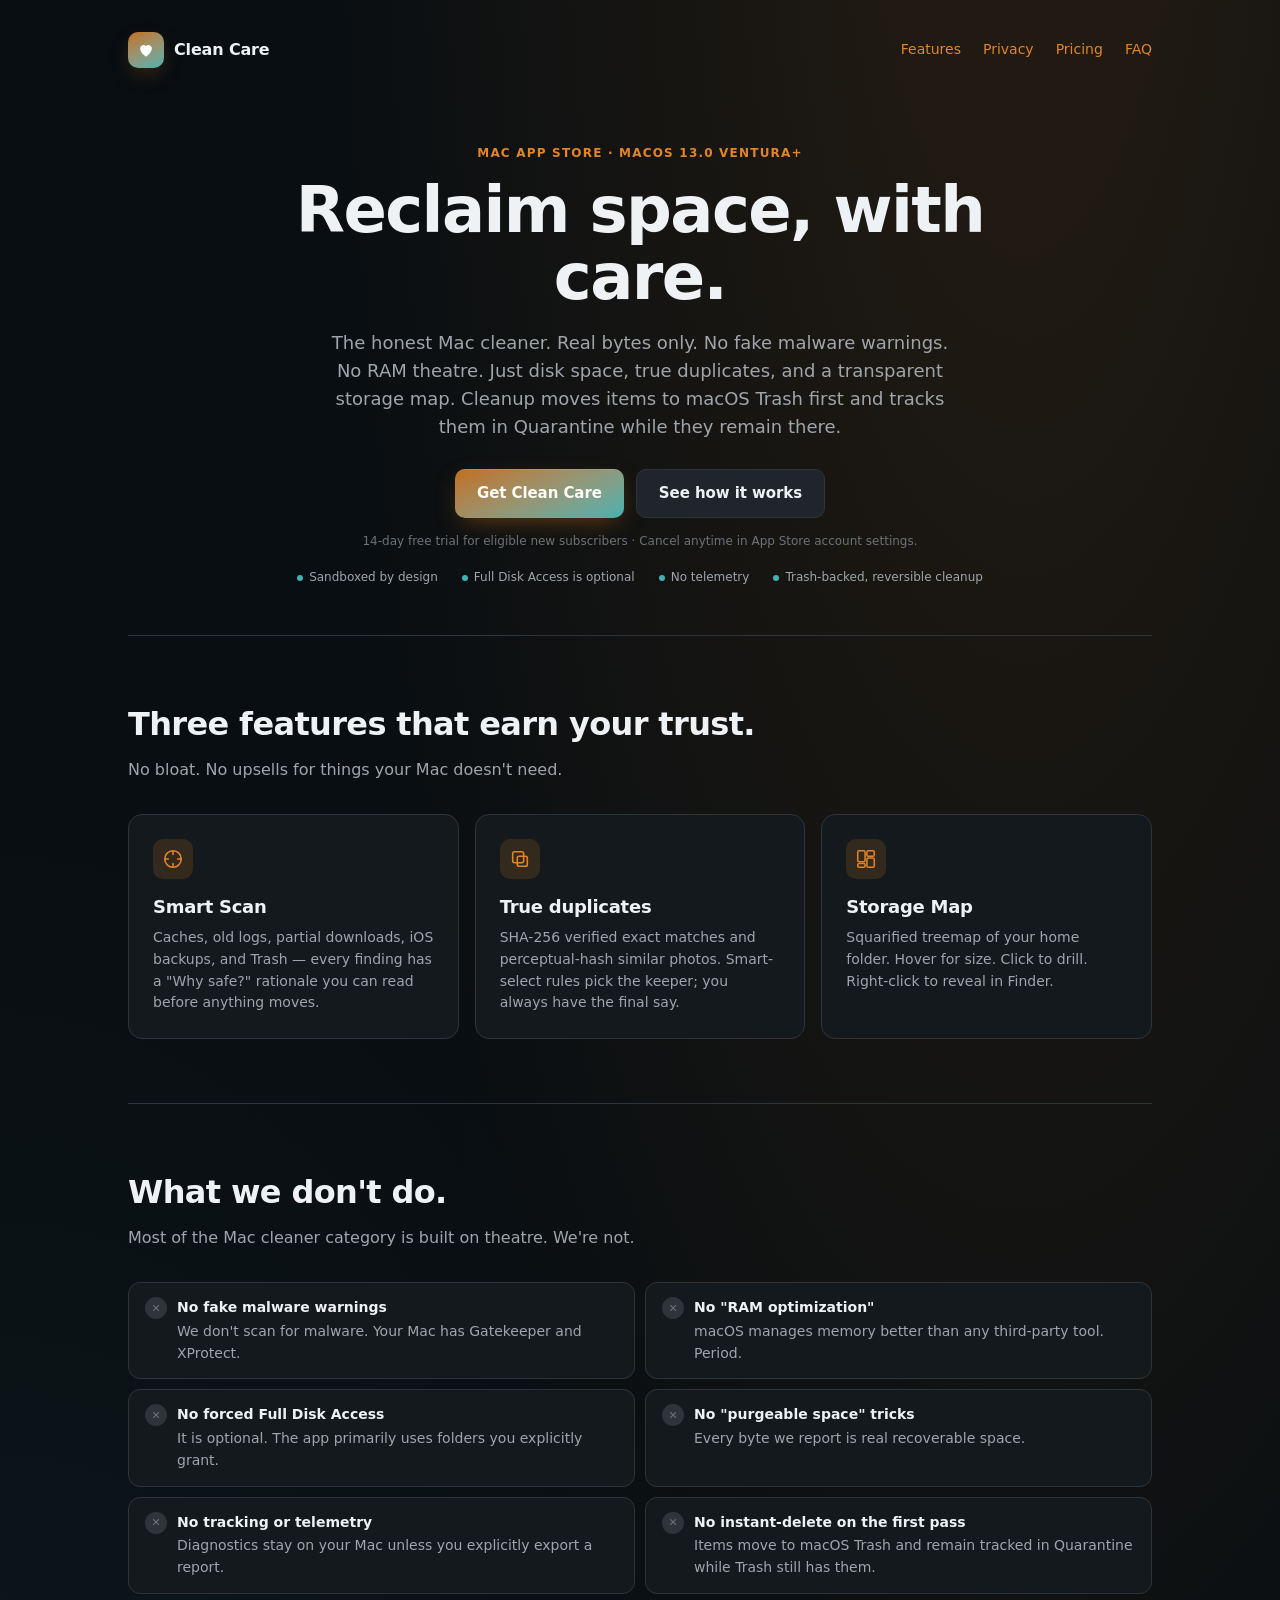
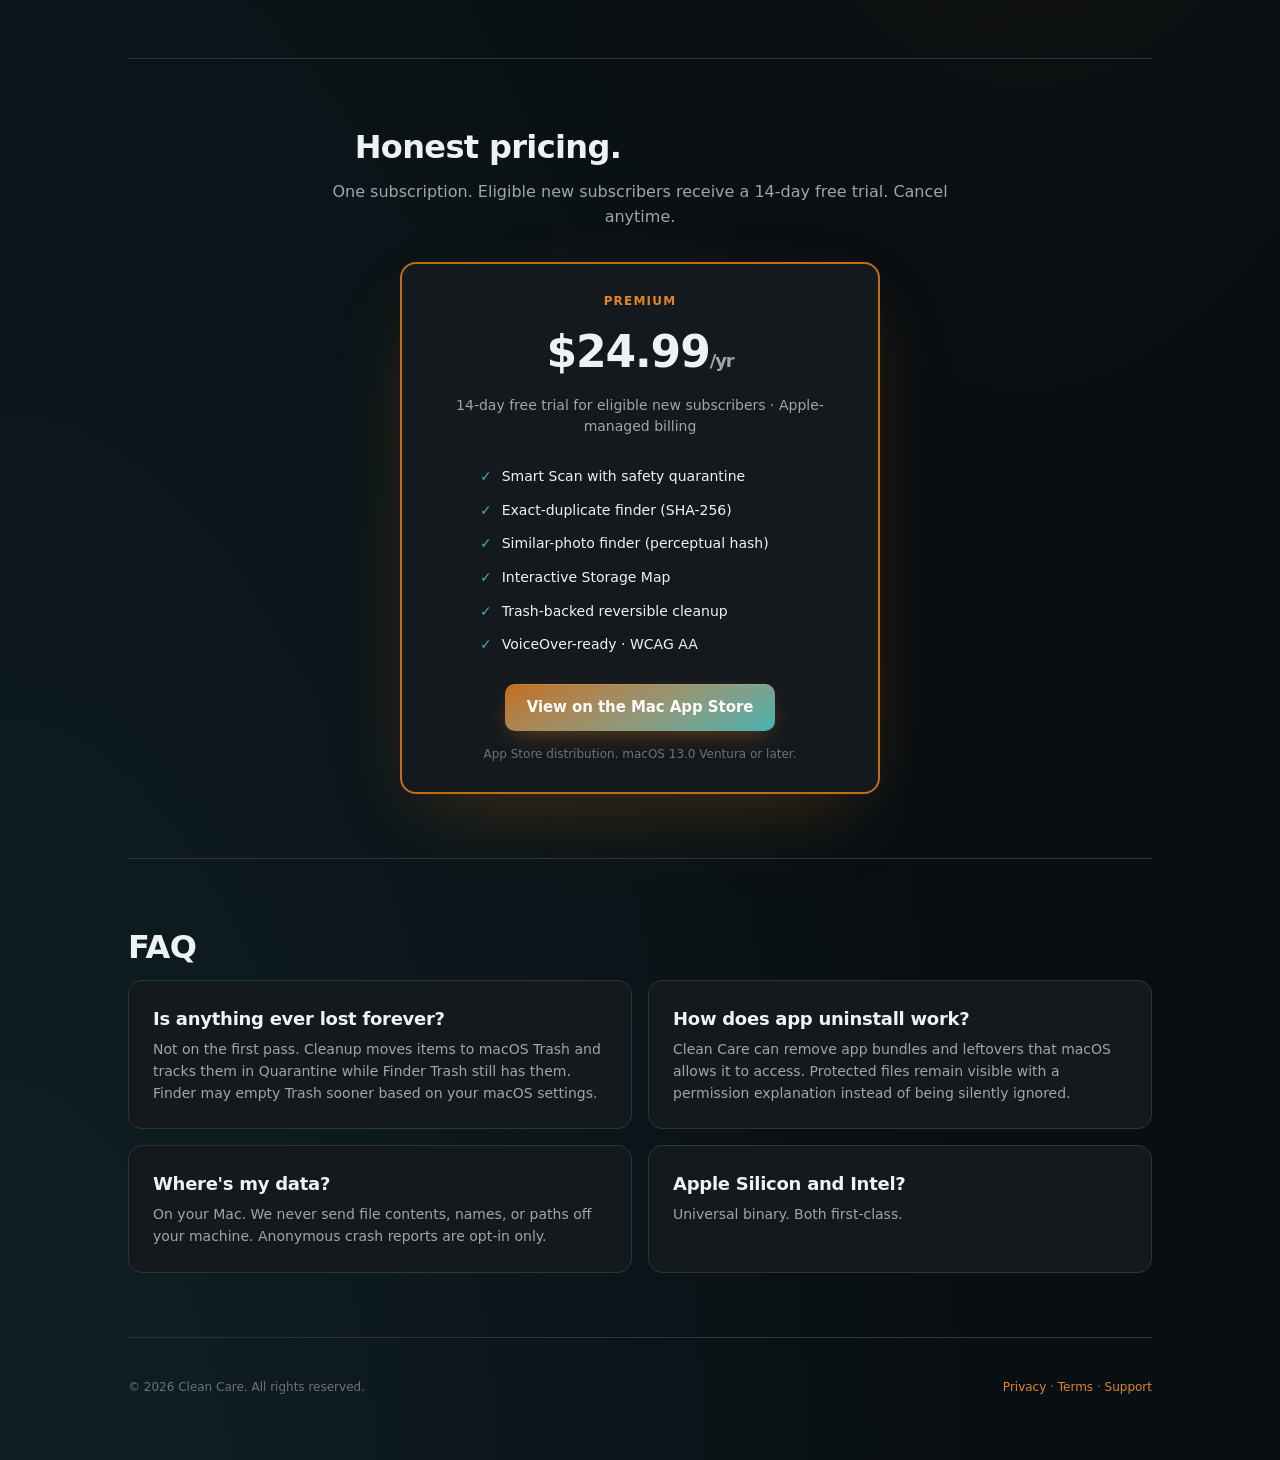
<file: index.html>
<!DOCTYPE html>
<html lang="en">
<head>
<meta charset="UTF-8" />
<meta name="viewport" content="width=device-width, initial-scale=1" />
<title>Clean Care — Reclaim space, with care.</title>
<meta name="description" content="A safety-first Mac cleaner. No FUD. No fake malware. Just real disk space, real duplicates, and a transparent storage map. macOS 13.0+." />
<style>
  :root {
    --accent:    oklch(0.62 0.14 60);
    --accent-hi: oklch(0.70 0.15 60);
    --teal:      oklch(0.70 0.10 195);
    --bg:        oklch(0.16 0.012 250);
    --bg-2:      oklch(0.21 0.012 250);
    --bg-3:      oklch(0.26 0.013 250);
    --text:      oklch(0.96 0.005 250);
    --muted:     oklch(0.72 0.010 250);
    --subtle:    oklch(0.55 0.010 250);
    --border:    oklch(0.32 0.014 250);
    --font: -apple-system, BlinkMacSystemFont, "SF Pro Display", "SF Pro Text", "Helvetica Neue", system-ui, sans-serif;
  }
  *,*::before,*::after { box-sizing: border-box; }
  html, body { margin: 0; padding: 0; }
  body {
    font-family: var(--font);
    color: var(--text);
    background:
      radial-gradient(ellipse at 80% -10%, oklch(0.62 0.14 60 / .15), transparent 50%),
      radial-gradient(ellipse at 0% 110%, oklch(0.70 0.10 195 / .12), transparent 55%),
      var(--bg);
    line-height: 1.55;
    -webkit-font-smoothing: antialiased;
    -moz-osx-font-smoothing: grayscale;
  }
  a { color: var(--accent-hi); text-decoration: none; }
  a:hover { text-decoration: underline; }

  .wrap { max-width: 1080px; margin: 0 auto; padding: 32px 28px; }

  /* Nav */
  nav.top {
    display: flex; align-items: center; gap: 14px;
    padding-bottom: 12px;
  }
  nav.top .brand {
    display: flex; align-items: center; gap: 10px;
    font-weight: 700; letter-spacing: -.01em;
  }
  nav.top .brand .icon {
    width: 36px; height: 36px;
    border-radius: 10px;
    background: linear-gradient(155deg, var(--accent), var(--teal));
    display: grid; place-items: center;
    box-shadow: 0 8px 22px -8px oklch(0.62 0.14 60 / .55);
  }
  nav.top .links { margin-left: auto; display: flex; gap: 22px; font-size: 14px; color: var(--muted); }

  /* Hero */
  .hero {
    padding: 64px 0 48px;
    text-align: center;
  }
  .eyebrow {
    font-size: 12px; font-weight: 700; letter-spacing: 0.10em;
    color: var(--accent-hi); text-transform: uppercase;
  }
  .hero h1 {
    font-size: clamp(40px, 6vw, 64px);
    line-height: 1.05; letter-spacing: -.025em;
    margin: 14px auto 18px;
    max-width: 780px;
    font-weight: 800;
  }
  .hero p.lede {
    font-size: 18px; color: var(--muted);
    max-width: 640px; margin: 0 auto 28px;
  }
  .cta-row { display: flex; justify-content: center; gap: 12px; flex-wrap: wrap; }
  .btn {
    display: inline-flex; align-items: center; gap: 8px;
    padding: 12px 22px;
    border-radius: 10px;
    font-size: 15px; font-weight: 600; letter-spacing: -.005em;
    border: none; cursor: pointer;
    transition: transform .08s, filter .12s;
  }
  .btn:hover { filter: brightness(1.05); }
  .btn:active { transform: translateY(.5px); }
  .btn.primary {
    background: linear-gradient(155deg, var(--accent), var(--teal));
    color: oklch(0.99 0.005 60);
    box-shadow: inset 0 .5px 0 rgba(255,255,255,.25), 0 8px 24px -8px oklch(0.62 0.14 60 / .55);
  }
  .btn.secondary {
    background: var(--bg-3); color: var(--text);
    border: 1px solid var(--border);
  }
  .meta { font-size: 12px; color: var(--subtle); margin-top: 14px; }

  /* Trust bar */
  .trust {
    display: flex; justify-content: center; flex-wrap: wrap; gap: 24px;
    padding: 18px 0 0;
    font-size: 12px; color: var(--muted);
  }
  .trust span { display: inline-flex; align-items: center; gap: 6px; }
  .trust .dot {
    width: 6px; height: 6px; border-radius: 50%;
    background: var(--teal);
  }

  /* Sections */
  section.block {
    padding: 64px 0;
    border-top: 1px solid var(--border);
  }
  .h2 {
    font-size: 32px; letter-spacing: -.02em; font-weight: 800;
    margin: 0 0 8px; max-width: 720px;
  }
  .sub {
    font-size: 16px; color: var(--muted); margin: 0 0 32px; max-width: 640px;
  }

  /* Feature grid */
  .grid-3 {
    display: grid;
    grid-template-columns: repeat(3, minmax(0, 1fr));
    gap: 16px;
  }
  @media (max-width: 720px) { .grid-3 { grid-template-columns: 1fr; } }
  .card {
    background: var(--bg-2);
    border: 1px solid var(--border);
    border-radius: 14px;
    padding: 24px;
  }
  .card .icon-pill {
    width: 40px; height: 40px;
    border-radius: 10px;
    background: oklch(0.62 0.14 60 / .18);
    display: grid; place-items: center;
    color: var(--accent-hi);
    margin-bottom: 14px;
    font-size: 20px;
  }
  .card h3 { margin: 0 0 6px; font-size: 18px; letter-spacing: -.015em; }
  .card p  { margin: 0; color: var(--muted); font-size: 14px; }

  /* What we don't do */
  .not-list {
    display: grid; gap: 10px;
    grid-template-columns: repeat(2, 1fr);
  }
  @media (max-width: 720px) { .not-list { grid-template-columns: 1fr; } }
  .not-row {
    display: flex; align-items: flex-start; gap: 10px;
    padding: 14px 16px;
    background: var(--bg-2);
    border: 1px solid var(--border);
    border-radius: 12px;
    font-size: 14px; color: var(--muted);
  }
  .not-row .x {
    flex-shrink: 0;
    width: 22px; height: 22px; border-radius: 50%;
    background: oklch(0.32 0.014 250);
    color: var(--subtle);
    display: grid; place-items: center;
    font-size: 11px; font-weight: bold;
  }
  .not-row strong { color: var(--text); display: block; margin-bottom: 2px; }

  /* Pricing */
  .price-card {
    max-width: 480px; margin: 0 auto;
    background: var(--bg-2);
    border: 2px solid var(--accent);
    border-radius: 16px;
    padding: 28px;
    text-align: center;
    box-shadow: 0 30px 80px -30px oklch(0.62 0.14 60 / .35);
  }
  .price-card .price {
    font-size: 44px; font-weight: 800; letter-spacing: -.025em;
    margin: 8px 0;
  }
  .price-card .per { color: var(--muted); font-size: 14px; }
  .price-card ul {
    text-align: left; padding: 0 0 0 0;
    margin: 22px auto 22px;
    list-style: none;
    max-width: 320px;
  }
  .price-card li {
    padding: 6px 0; color: var(--text); font-size: 14px;
    display: flex; gap: 10px; align-items: flex-start;
  }
  .price-card li::before {
    content: "✓"; color: var(--teal); font-weight: 700; flex-shrink: 0;
  }

  /* Footer */
  footer {
    padding: 40px 0 32px;
    border-top: 1px solid var(--border);
    color: var(--subtle); font-size: 12px;
  }
  footer .row {
    display: flex; justify-content: space-between; flex-wrap: wrap; gap: 14px;
  }
</style>
</head>
<body>

<div class="wrap">
  <nav class="top">
    <div class="brand">
      <div class="icon">
        <svg width="20" height="20" viewBox="0 0 24 24" fill="white" aria-hidden="true">
          <path d="M12 20s-7-4.5-7-10a4 4 0 0 1 7-2.6A4 4 0 0 1 19 10c0 5.5-7 10-7 10z"/>
        </svg>
      </div>
      Clean Care
    </div>
    <div class="links">
      <a href="#features">Features</a>
      <a href="#privacy">Privacy</a>
      <a href="#pricing">Pricing</a>
      <a href="#faq">FAQ</a>
    </div>
  </nav>

  <header class="hero">
    <div class="eyebrow">Mac App Store · macOS 13.0 Ventura+</div>
    <h1>Reclaim space, with care.</h1>
    <p class="lede">
      The honest Mac cleaner. Real bytes only. No fake malware warnings.
      No RAM theatre. Just disk space, true duplicates, and a transparent
      storage map. Cleanup moves items to macOS Trash first and tracks them
      in Quarantine while they remain there.
    </p>
    <div class="cta-row">
      <a class="btn primary" href="#pricing">
        Get Clean Care
      </a>
      <a class="btn secondary" href="#features">See how it works</a>
    </div>
    <div class="meta">14-day free trial for eligible new subscribers · Cancel anytime in App Store account settings.</div>

    <div class="trust">
      <span><span class="dot"></span>Sandboxed by design</span>
      <span><span class="dot"></span>Full Disk Access is optional</span>
      <span><span class="dot"></span>No telemetry</span>
      <span><span class="dot"></span>Trash-backed, reversible cleanup</span>
    </div>
  </header>

  <section id="features" class="block">
    <h2 class="h2">Three features that earn your trust.</h2>
    <p class="sub">No bloat. No upsells for things your Mac doesn't need.</p>
    <div class="grid-3">
      <div class="card">
        <div class="icon-pill" aria-hidden="true">
          <svg width="22" height="22" viewBox="0 0 24 24" fill="none" stroke="currentColor" stroke-width="1.7" stroke-linecap="round" stroke-linejoin="round"><circle cx="12" cy="12" r="9"/><path d="M3 12h4M17 12h4M12 3v4M12 17v4"/></svg>
        </div>
        <h3>Smart Scan</h3>
        <p>Caches, old logs, partial downloads, iOS backups, and Trash — every finding has a "Why safe?" rationale you can read before anything moves.</p>
      </div>
      <div class="card">
        <div class="icon-pill" aria-hidden="true">
          <svg width="22" height="22" viewBox="0 0 24 24" fill="none" stroke="currentColor" stroke-width="1.7" stroke-linecap="round" stroke-linejoin="round"><rect x="4" y="4" width="12" height="12" rx="2"/><rect x="9" y="9" width="11" height="11" rx="2"/></svg>
        </div>
        <h3>True duplicates</h3>
        <p>SHA-256 verified exact matches and perceptual-hash similar photos. Smart-select rules pick the keeper; you always have the final say.</p>
      </div>
      <div class="card">
        <div class="icon-pill" aria-hidden="true">
          <svg width="22" height="22" viewBox="0 0 24 24" fill="none" stroke="currentColor" stroke-width="1.7" stroke-linecap="round" stroke-linejoin="round"><rect x="3" y="3" width="8" height="12" rx="1.5"/><rect x="13" y="3" width="8" height="6" rx="1.5"/><rect x="13" y="11" width="8" height="10" rx="1.5"/><rect x="3" y="17" width="8" height="4" rx="1.5"/></svg>
        </div>
        <h3>Storage Map</h3>
        <p>Squarified treemap of your home folder. Hover for size. Click to drill. Right-click to reveal in Finder.</p>
      </div>
    </div>
  </section>

  <section id="privacy" class="block">
    <h2 class="h2">What we don't do.</h2>
    <p class="sub">Most of the Mac cleaner category is built on theatre. We're not.</p>
    <div class="not-list">
      <div class="not-row">
        <div class="x">✕</div>
        <div><strong>No fake malware warnings</strong>We don't scan for malware. Your Mac has Gatekeeper and XProtect.</div>
      </div>
      <div class="not-row">
        <div class="x">✕</div>
        <div><strong>No "RAM optimization"</strong>macOS manages memory better than any third-party tool. Period.</div>
      </div>
      <div class="not-row">
        <div class="x">✕</div>
        <div><strong>No forced Full Disk Access</strong>It is optional. The app primarily uses folders you explicitly grant.</div>
      </div>
      <div class="not-row">
        <div class="x">✕</div>
        <div><strong>No "purgeable space" tricks</strong>Every byte we report is real recoverable space.</div>
      </div>
      <div class="not-row">
        <div class="x">✕</div>
        <div><strong>No tracking or telemetry</strong>Diagnostics stay on your Mac unless you explicitly export a report.</div>
      </div>
      <div class="not-row">
        <div class="x">✕</div>
        <div><strong>No instant-delete on the first pass</strong>Items move to macOS Trash and remain tracked in Quarantine while Trash still has them.</div>
      </div>
    </div>
  </section>

  <section id="pricing" class="block">
    <h2 class="h2" style="text-align:center;">Honest pricing.</h2>
    <p class="sub" style="text-align:center; margin-left:auto; margin-right:auto;">One subscription. Eligible new subscribers receive a 14-day free trial. Cancel anytime.</p>
    <div class="price-card">
      <div class="eyebrow">Premium</div>
      <div class="price">$24.99<span style="font-size:18px;color:var(--muted);font-weight:600;">/yr</span></div>
      <div class="per">14-day free trial for eligible new subscribers · Apple-managed billing</div>
      <ul>
        <li>Smart Scan with safety quarantine</li>
        <li>Exact-duplicate finder (SHA-256)</li>
        <li>Similar-photo finder (perceptual hash)</li>
        <li>Interactive Storage Map</li>
        <li>Trash-backed reversible cleanup</li>
        <li>VoiceOver-ready · WCAG AA</li>
      </ul>
      <a class="btn primary" href="https://apps.apple.com/app/id6764470981" style="display:inline-flex;">View on the Mac App Store</a>
      <div class="meta" style="margin-top:14px;">App Store distribution. macOS 13.0 Ventura or later.</div>
    </div>
  </section>

  <section id="faq" class="block">
    <h2 class="h2">FAQ</h2>
    <div class="grid-3" style="grid-template-columns: 1fr 1fr;">
      <div class="card">
        <h3>Is anything ever lost forever?</h3>
        <p>Not on the first pass. Cleanup moves items to macOS Trash and tracks them in Quarantine while Finder Trash still has them. Finder may empty Trash sooner based on your macOS settings.</p>
      </div>
      <div class="card">
        <h3>How does app uninstall work?</h3>
        <p>Clean Care can remove app bundles and leftovers that macOS allows it to access. Protected files remain visible with a permission explanation instead of being silently ignored.</p>
      </div>
      <div class="card">
        <h3>Where's my data?</h3>
        <p>On your Mac. We never send file contents, names, or paths off your machine. Anonymous crash reports are opt-in only.</p>
      </div>
      <div class="card">
        <h3>Apple Silicon and Intel?</h3>
        <p>Universal binary. Both first-class.</p>
      </div>
    </div>
  </section>

  <footer>
    <div class="row">
      <div>© 2026 Clean Care. All rights reserved.</div>
      <div>
        <a href="privacy.html">Privacy</a> · <a href="terms.html">Terms</a> · <a href="support.html">Support</a>
      </div>
    </div>
  </footer>
</div>

</body>
</html>
</file>
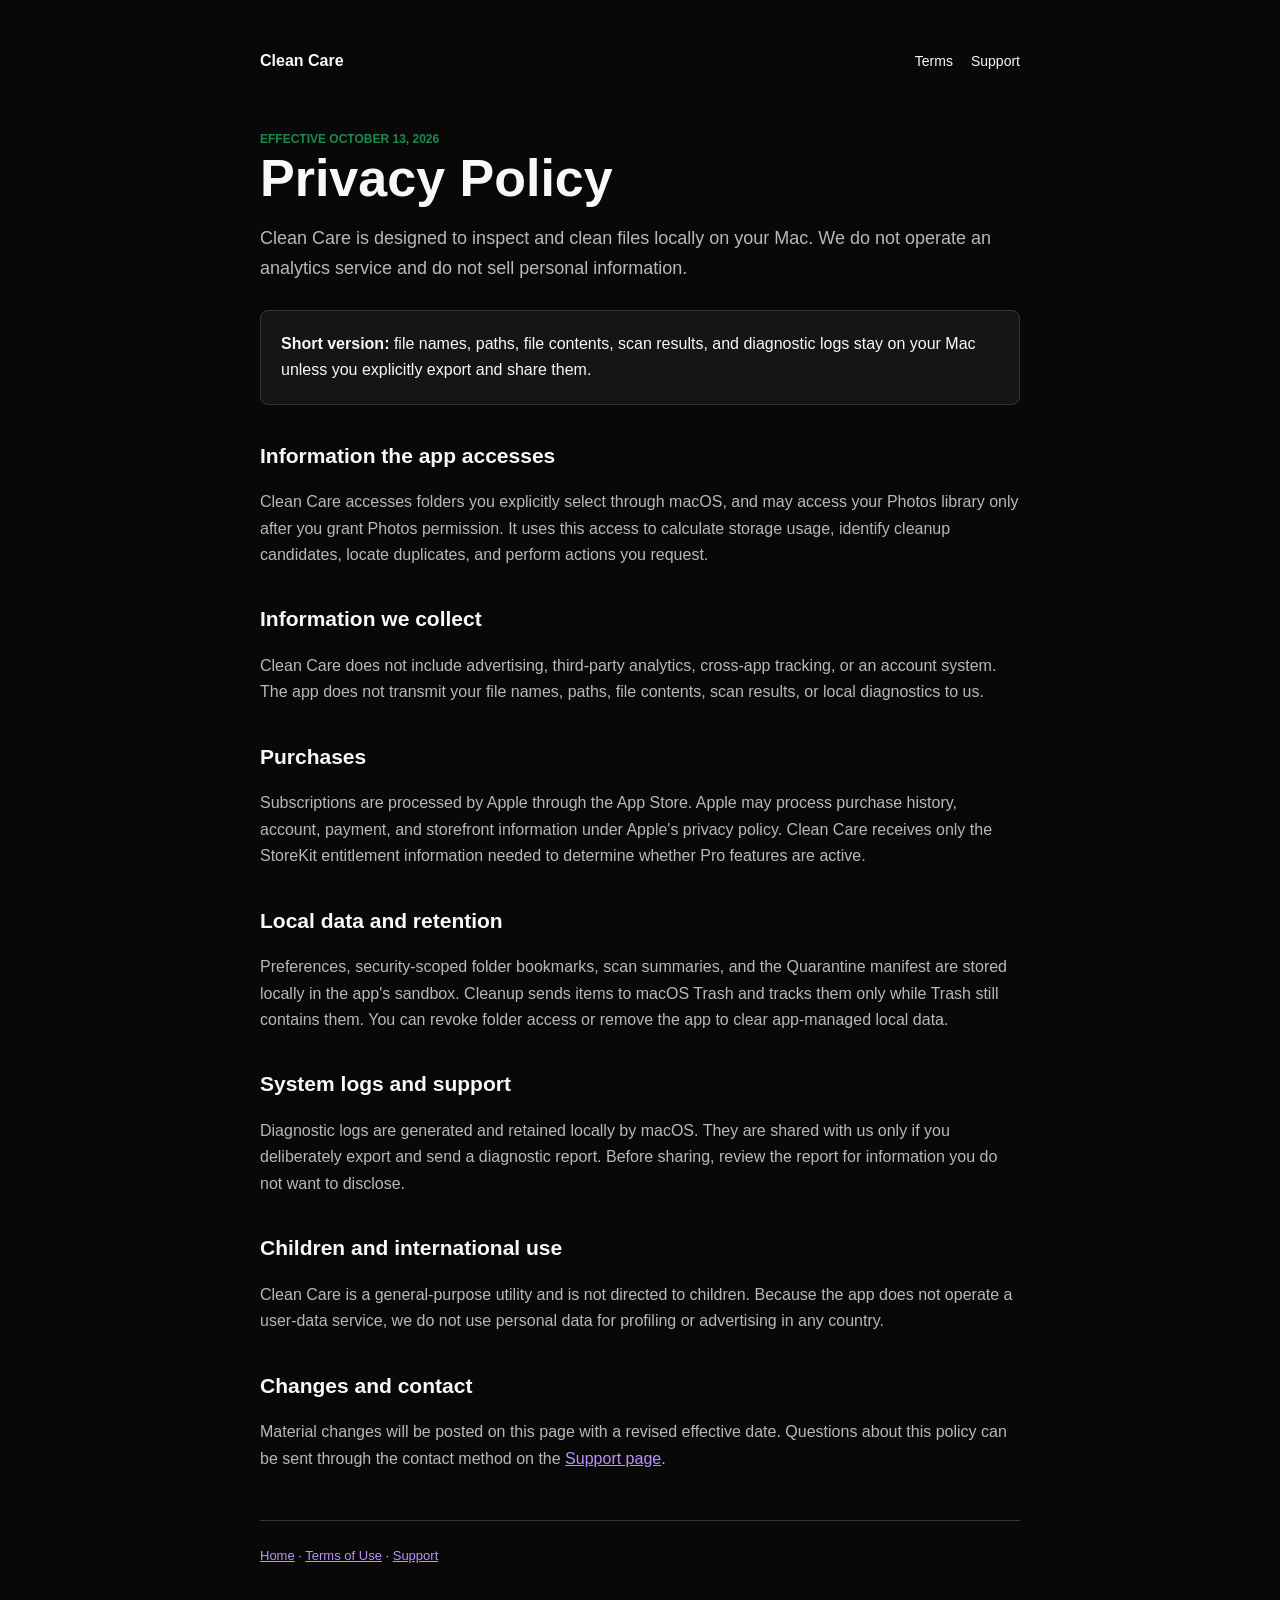
<file: privacy.html>
<!doctype html>
<html lang="en">
<head>
  <meta charset="utf-8">
  <meta name="viewport" content="width=device-width, initial-scale=1">
  <title>Privacy Policy - Clean Care</title>
  <link rel="stylesheet" href="legal.css">
</head>
<body><main>
  <nav><a href="index.html"><strong>Clean Care</strong></a><div class="links"><a href="terms.html">Terms</a><a href="support.html">Support</a></div></nav>
  <div class="eyebrow">Effective October 13, 2026</div>
  <h1>Privacy Policy</h1>
  <p class="summary">Clean Care is designed to inspect and clean files locally on your Mac. We do not operate an analytics service and do not sell personal information.</p>
  <div class="panel"><strong>Short version:</strong> file names, paths, file contents, scan results, and diagnostic logs stay on your Mac unless you explicitly export and share them.</div>

  <h2>Information the app accesses</h2>
  <p>Clean Care accesses folders you explicitly select through macOS, and may access your Photos library only after you grant Photos permission. It uses this access to calculate storage usage, identify cleanup candidates, locate duplicates, and perform actions you request.</p>

  <h2>Information we collect</h2>
  <p>Clean Care does not include advertising, third-party analytics, cross-app tracking, or an account system. The app does not transmit your file names, paths, file contents, scan results, or local diagnostics to us.</p>

  <h2>Purchases</h2>
  <p>Subscriptions are processed by Apple through the App Store. Apple may process purchase history, account, payment, and storefront information under Apple's privacy policy. Clean Care receives only the StoreKit entitlement information needed to determine whether Pro features are active.</p>

  <h2>Local data and retention</h2>
  <p>Preferences, security-scoped folder bookmarks, scan summaries, and the Quarantine manifest are stored locally in the app's sandbox. Cleanup sends items to macOS Trash and tracks them only while Trash still contains them. You can revoke folder access or remove the app to clear app-managed local data.</p>

  <h2>System logs and support</h2>
  <p>Diagnostic logs are generated and retained locally by macOS. They are shared with us only if you deliberately export and send a diagnostic report. Before sharing, review the report for information you do not want to disclose.</p>

  <h2>Children and international use</h2>
  <p>Clean Care is a general-purpose utility and is not directed to children. Because the app does not operate a user-data service, we do not use personal data for profiling or advertising in any country.</p>

  <h2>Changes and contact</h2>
  <p>Material changes will be posted on this page with a revised effective date. Questions about this policy can be sent through the contact method on the <a href="support.html">Support page</a>.</p>
  <footer><a href="index.html">Home</a> · <a href="terms.html">Terms of Use</a> · <a href="support.html">Support</a></footer>
</main></body>
</html>
</file>
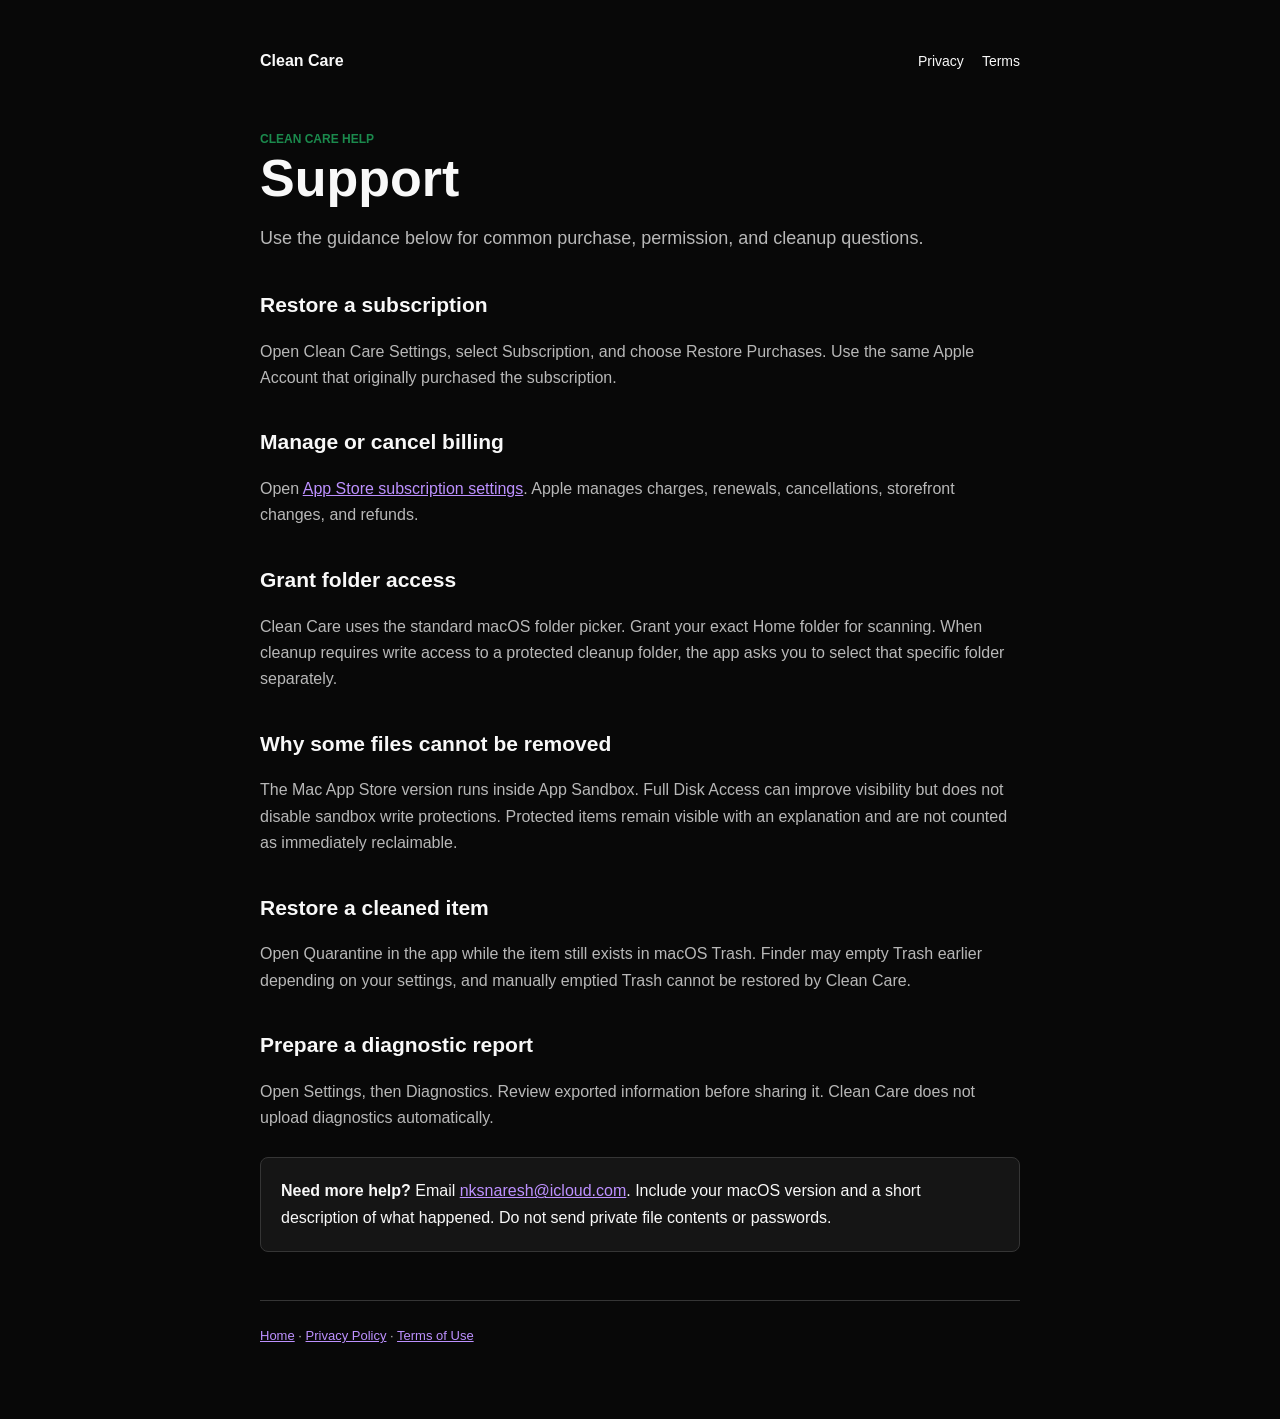
<file: support.html>
<!doctype html>
<html lang="en">
<head>
  <meta charset="utf-8">
  <meta name="viewport" content="width=device-width, initial-scale=1">
  <title>Support - Clean Care</title>
  <link rel="stylesheet" href="legal.css">
</head>
<body><main>
  <nav><a href="index.html"><strong>Clean Care</strong></a><div class="links"><a href="privacy.html">Privacy</a><a href="terms.html">Terms</a></div></nav>
  <div class="eyebrow">Clean Care Help</div>
  <h1>Support</h1>
  <p class="summary">Use the guidance below for common purchase, permission, and cleanup questions.</p>

  <h2>Restore a subscription</h2>
  <p>Open Clean Care Settings, select Subscription, and choose Restore Purchases. Use the same Apple Account that originally purchased the subscription.</p>

  <h2>Manage or cancel billing</h2>
  <p>Open <a href="https://apps.apple.com/account/subscriptions">App Store subscription settings</a>. Apple manages charges, renewals, cancellations, storefront changes, and refunds.</p>

  <h2>Grant folder access</h2>
  <p>Clean Care uses the standard macOS folder picker. Grant your exact Home folder for scanning. When cleanup requires write access to a protected cleanup folder, the app asks you to select that specific folder separately.</p>

  <h2>Why some files cannot be removed</h2>
  <p>The Mac App Store version runs inside App Sandbox. Full Disk Access can improve visibility but does not disable sandbox write protections. Protected items remain visible with an explanation and are not counted as immediately reclaimable.</p>

  <h2>Restore a cleaned item</h2>
  <p>Open Quarantine in the app while the item still exists in macOS Trash. Finder may empty Trash earlier depending on your settings, and manually emptied Trash cannot be restored by Clean Care.</p>

  <h2>Prepare a diagnostic report</h2>
  <p>Open Settings, then Diagnostics. Review exported information before sharing it. Clean Care does not upload diagnostics automatically.</p>

  <div class="panel"><strong>Need more help?</strong> Email <a href="mailto:nksnaresh@icloud.com">nksnaresh@icloud.com</a>. Include your macOS version and a short description of what happened. Do not send private file contents or passwords.</div>
  <footer><a href="index.html">Home</a> · <a href="privacy.html">Privacy Policy</a> · <a href="terms.html">Terms of Use</a></footer>
</main></body>
</html>
</file>
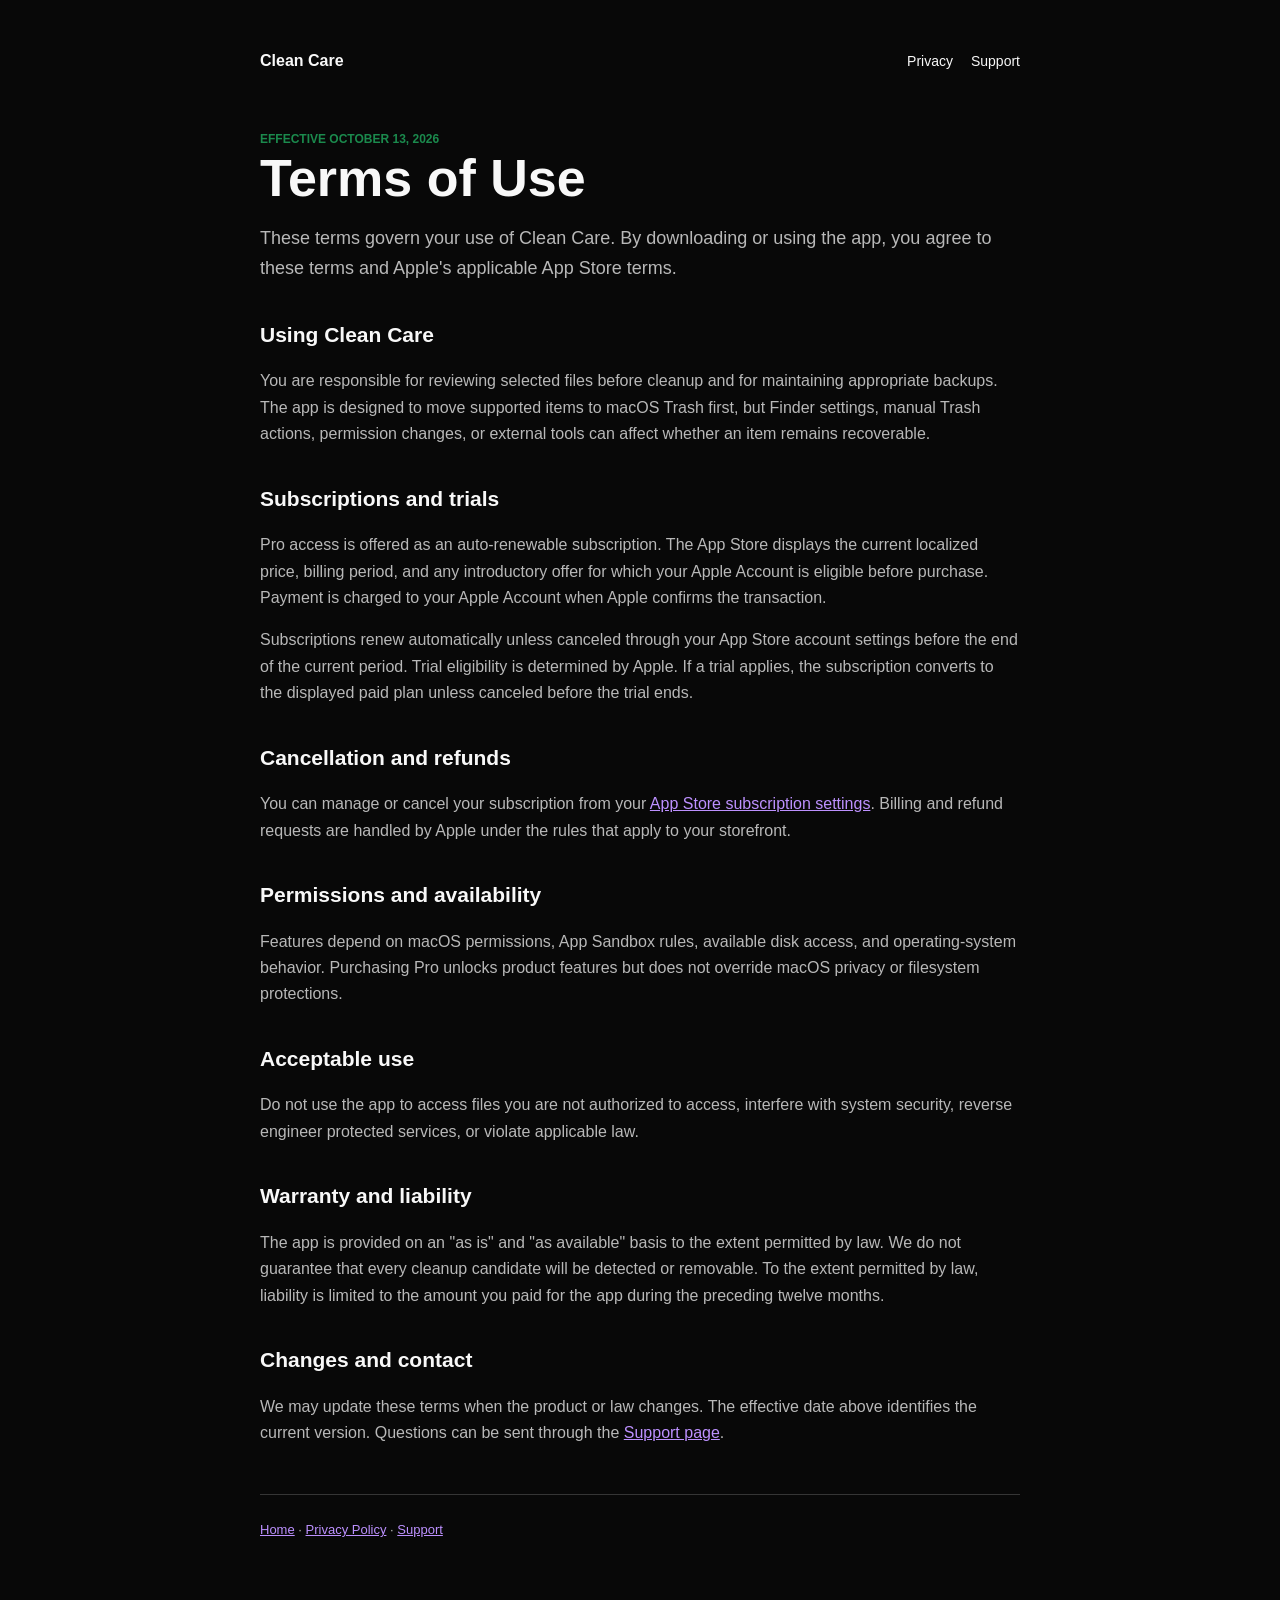
<file: terms.html>
<!doctype html>
<html lang="en">
<head>
  <meta charset="utf-8">
  <meta name="viewport" content="width=device-width, initial-scale=1">
  <title>Terms of Use - Clean Care</title>
  <link rel="stylesheet" href="legal.css">
</head>
<body><main>
  <nav><a href="index.html"><strong>Clean Care</strong></a><div class="links"><a href="privacy.html">Privacy</a><a href="support.html">Support</a></div></nav>
  <div class="eyebrow">Effective October 13, 2026</div>
  <h1>Terms of Use</h1>
  <p class="summary">These terms govern your use of Clean Care. By downloading or using the app, you agree to these terms and Apple's applicable App Store terms.</p>

  <h2>Using Clean Care</h2>
  <p>You are responsible for reviewing selected files before cleanup and for maintaining appropriate backups. The app is designed to move supported items to macOS Trash first, but Finder settings, manual Trash actions, permission changes, or external tools can affect whether an item remains recoverable.</p>

  <h2>Subscriptions and trials</h2>
  <p>Pro access is offered as an auto-renewable subscription. The App Store displays the current localized price, billing period, and any introductory offer for which your Apple Account is eligible before purchase. Payment is charged to your Apple Account when Apple confirms the transaction.</p>
  <p>Subscriptions renew automatically unless canceled through your App Store account settings before the end of the current period. Trial eligibility is determined by Apple. If a trial applies, the subscription converts to the displayed paid plan unless canceled before the trial ends.</p>

  <h2>Cancellation and refunds</h2>
  <p>You can manage or cancel your subscription from your <a href="https://apps.apple.com/account/subscriptions">App Store subscription settings</a>. Billing and refund requests are handled by Apple under the rules that apply to your storefront.</p>

  <h2>Permissions and availability</h2>
  <p>Features depend on macOS permissions, App Sandbox rules, available disk access, and operating-system behavior. Purchasing Pro unlocks product features but does not override macOS privacy or filesystem protections.</p>

  <h2>Acceptable use</h2>
  <p>Do not use the app to access files you are not authorized to access, interfere with system security, reverse engineer protected services, or violate applicable law.</p>

  <h2>Warranty and liability</h2>
  <p>The app is provided on an "as is" and "as available" basis to the extent permitted by law. We do not guarantee that every cleanup candidate will be detected or removable. To the extent permitted by law, liability is limited to the amount you paid for the app during the preceding twelve months.</p>

  <h2>Changes and contact</h2>
  <p>We may update these terms when the product or law changes. The effective date above identifies the current version. Questions can be sent through the <a href="support.html">Support page</a>.</p>
  <footer><a href="index.html">Home</a> · <a href="privacy.html">Privacy Policy</a> · <a href="support.html">Support</a></footer>
</main></body>
</html>
</file>
<file: legal.css>
:root {
  --accent: #9b5cff;
  --success: #1b8a4d;
  --bg: #080808;
  --panel: #151515;
  --text: #f8f8f8;
  --muted: #b8b8b8;
  --border: #353535;
  --font: -apple-system, BlinkMacSystemFont, "SF Pro Text", "Helvetica Neue", sans-serif;
}
* { box-sizing: border-box; }
html, body { margin: 0; padding: 0; }
body { background: var(--bg); color: var(--text); font: 16px/1.65 var(--font); }
main { width: min(760px, calc(100% - 40px)); margin: 0 auto; padding: 48px 0 72px; }
nav { display: flex; justify-content: space-between; gap: 20px; align-items: center; margin-bottom: 56px; }
nav a { color: var(--text); text-decoration: none; }
nav .links { display: flex; gap: 18px; font-size: 14px; }
h1 { font-size: clamp(34px, 6vw, 52px); line-height: 1.08; margin: 0 0 12px; }
h2 { font-size: 21px; margin: 34px 0 8px; }
p, li { color: var(--muted); }
a { color: #bd91ff; }
.eyebrow { color: var(--success); font-size: 12px; font-weight: 700; text-transform: uppercase; }
.summary { font-size: 18px; }
.panel { background: var(--panel); border: 1px solid var(--border); border-radius: 8px; padding: 20px; margin: 26px 0; }
footer { border-top: 1px solid var(--border); margin-top: 48px; padding-top: 24px; color: var(--muted); font-size: 13px; }
@media (max-width: 560px) { nav { align-items: flex-start; } nav .links { flex-direction: column; gap: 6px; } }
</file>
